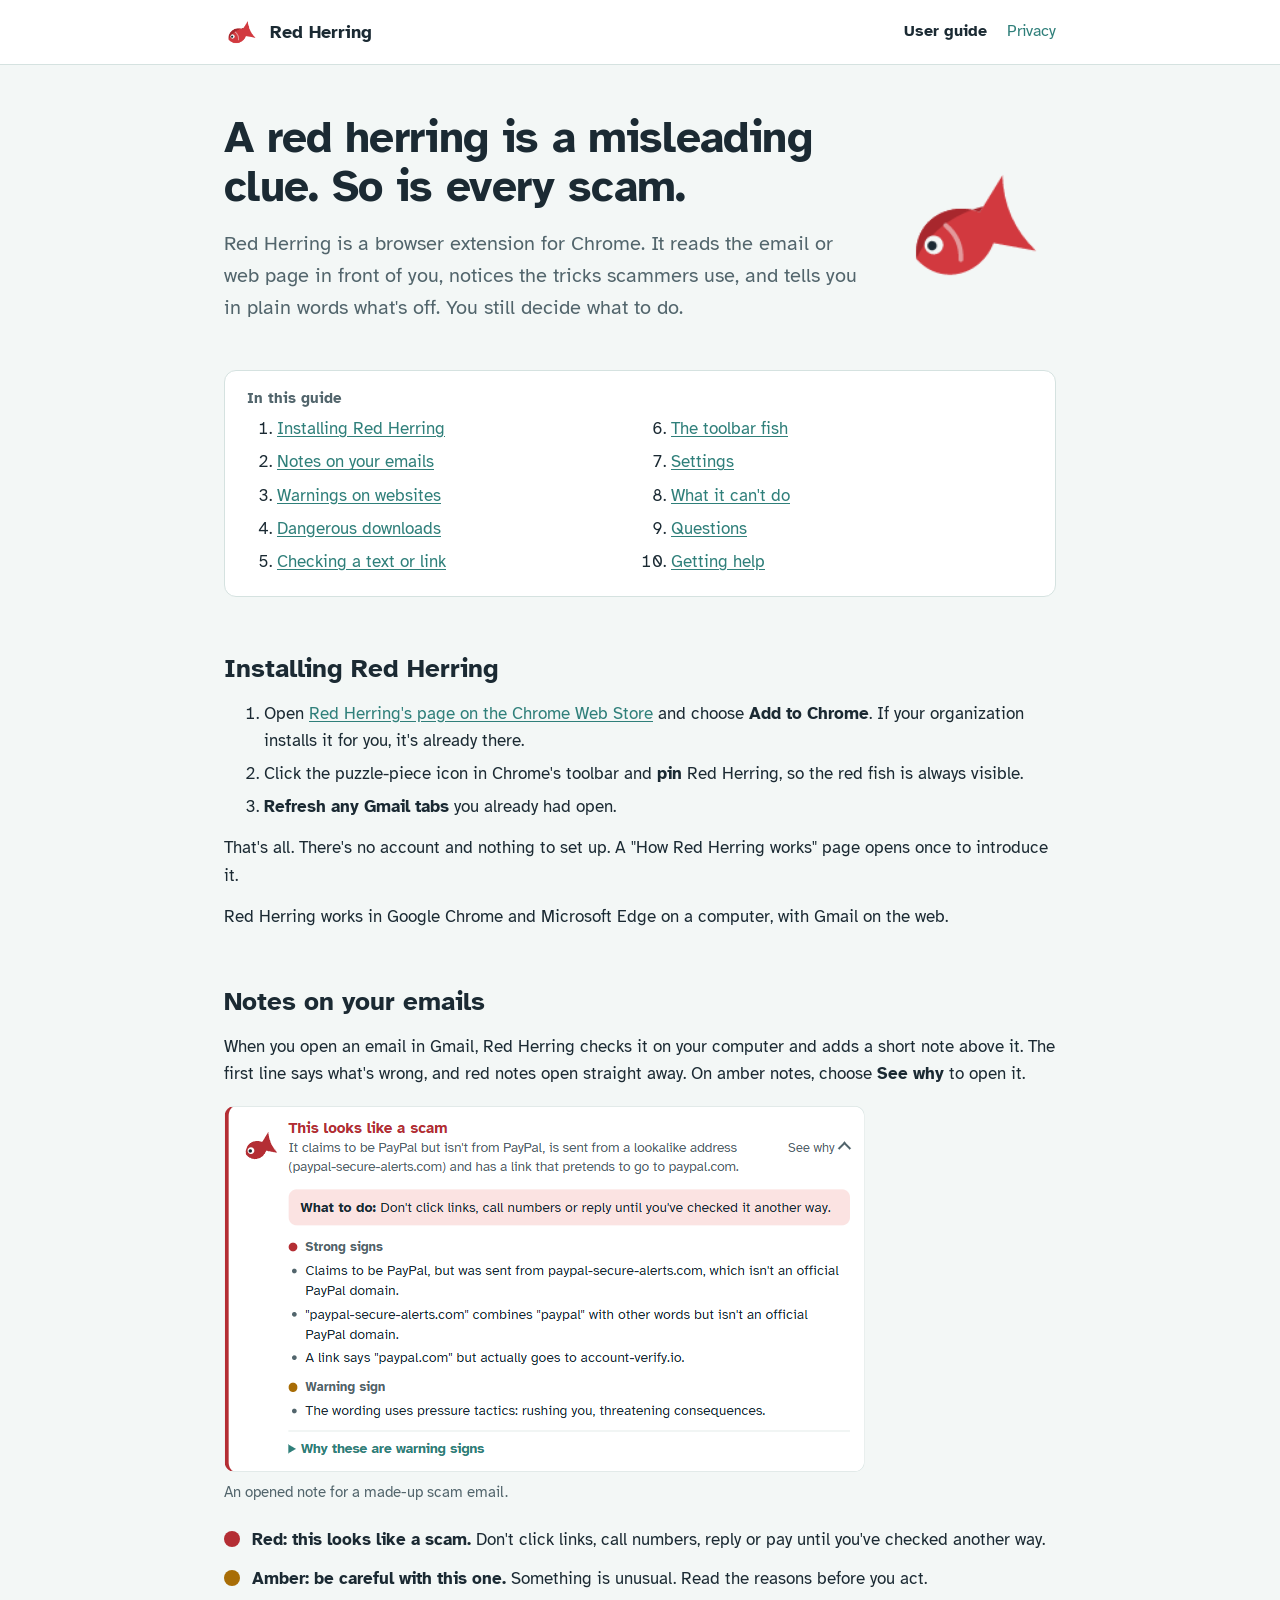
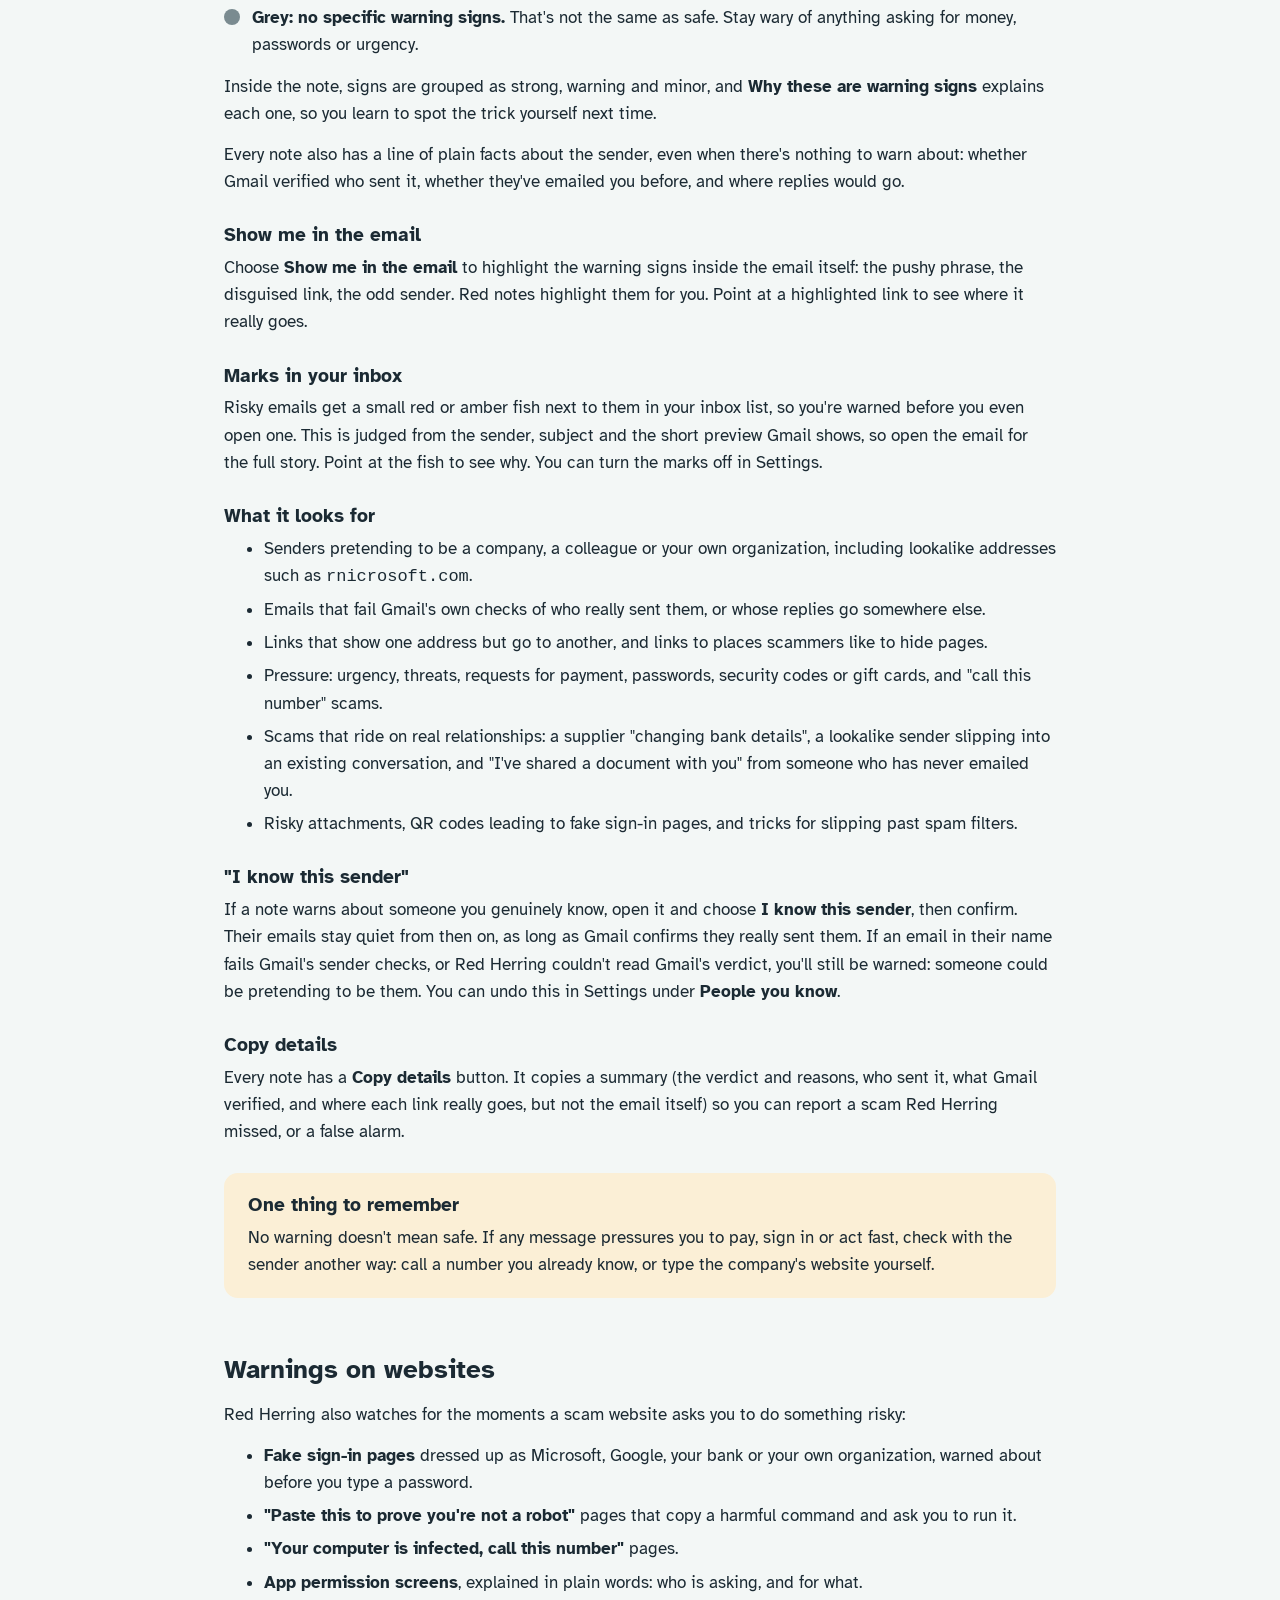
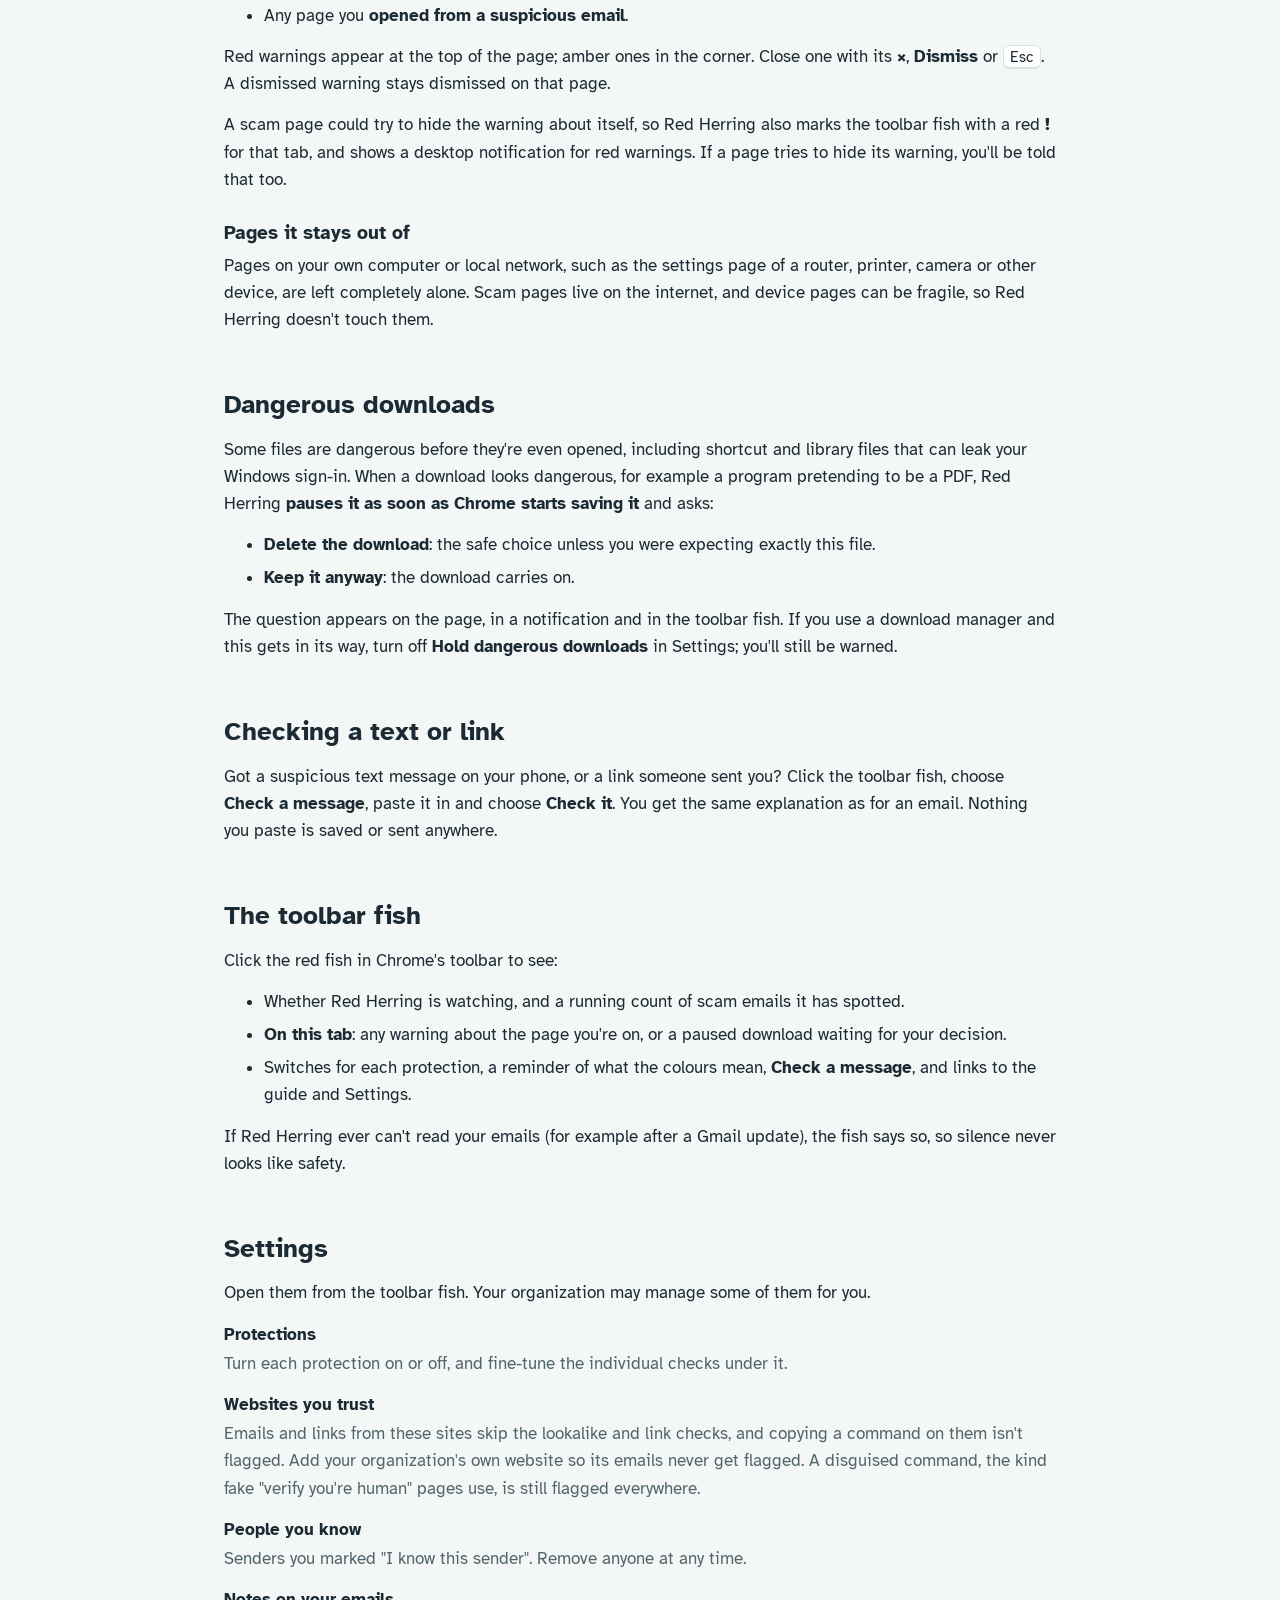
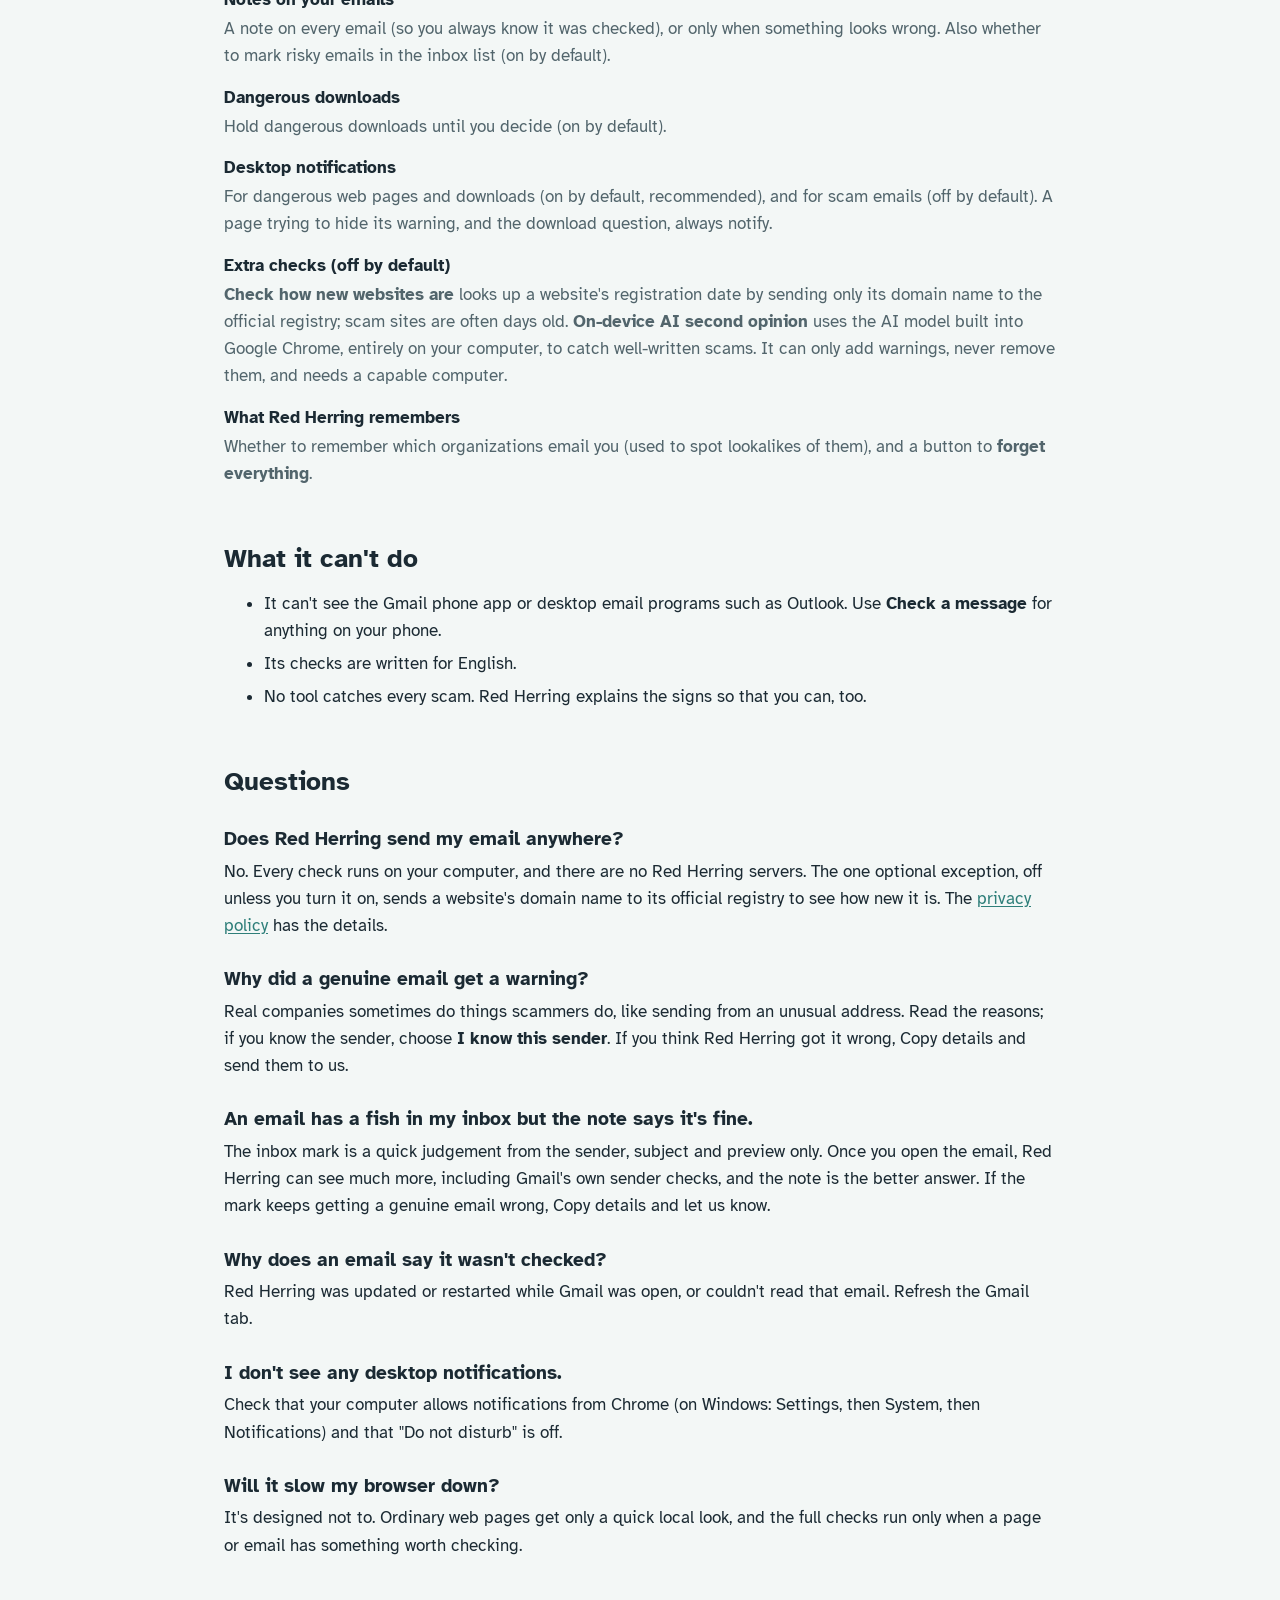
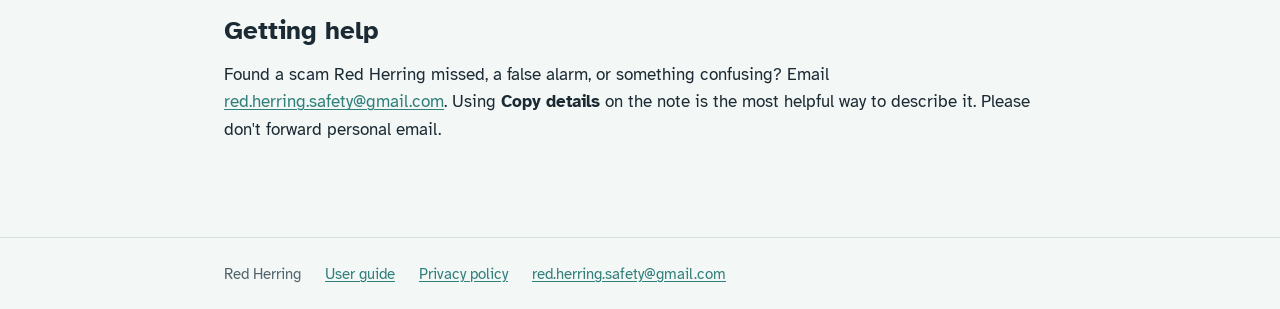
<file: index.html>
<!doctype html>
<html lang="en">
<head>
  <meta charset="utf-8">
  <meta name="viewport" content="width=device-width, initial-scale=1">
  <title>Red Herring user guide</title>
  <meta name="description" content="Red Herring explains why an email, sign-in page or download looks like a scam, in plain words. Everything runs on your computer.">
  <link rel="icon" href="assets/favicon.png">
  <link rel="stylesheet" href="assets/site.css">
</head>
<body>
  <header class="site-header">
    <div class="inner">
      <a class="brand" href="./"><img src="assets/fish.png" alt="">Red Herring</a>
      <nav aria-label="Site">
        <a href="./" aria-current="page">User guide</a>
        <a href="privacy.html">Privacy</a>
      </nav>
    </div>
  </header>

  <main>
    <div class="hero">
      <div>
        <h1>A red herring is a misleading clue. So is every scam.</h1>
        <p class="lede">Red Herring is a browser extension for Chrome. It reads the email or web page in front of you, notices the tricks scammers use, and tells you in plain words what's off. You still decide what to do.</p>
      </div>
      <img src="assets/fish.png" alt="The Red Herring fish">
    </div>

    <nav class="contents" aria-labelledby="contents-heading">
      <h2 id="contents-heading">In this guide</h2>
      <ol>
        <li><a href="#install">Installing Red Herring</a></li>
        <li><a href="#email">Notes on your emails</a></li>
        <li><a href="#web">Warnings on websites</a></li>
        <li><a href="#downloads">Dangerous downloads</a></li>
        <li><a href="#check">Checking a text or link</a></li>
        <li><a href="#popup">The toolbar fish</a></li>
        <li><a href="#settings">Settings</a></li>
        <li><a href="#limits">What it can't do</a></li>
        <li><a href="#faq">Questions</a></li>
        <li><a href="#help">Getting help</a></li>
      </ol>
    </nav>

    <h2 id="install">Installing Red Herring</h2>
    <ol>
      <li>Open <a href="https://chromewebstore.google.com/detail/red-herring/didoebahhckkopghepgphhikphgeneka">Red Herring's page on the Chrome Web Store</a> and choose <strong>Add to Chrome</strong>. If your organization installs it for you, it's already there.</li>
      <li>Click the puzzle-piece icon in Chrome's toolbar and <strong>pin</strong> Red Herring, so the red fish is always visible.</li>
      <li><strong>Refresh any Gmail tabs</strong> you already had open.</li>
    </ol>
    <p>That's all. There's no account and nothing to set up. A "How Red Herring works" page opens once to introduce it.</p>
    <p>Red Herring works in Google Chrome and Microsoft Edge on a computer, with Gmail on the web.</p>

    <h2 id="email">Notes on your emails</h2>
    <p>When you open an email in Gmail, Red Herring checks it on your computer and adds a short note above it. The first line says what's wrong, and red notes open straight away. On amber notes, choose <strong>See why</strong> to open it.</p>
    <figure>
      <img src="assets/example-note.png" width="641" height="367" alt="An opened Red Herring note headed 'This looks like a scam', listing strong signs: a sender pretending to be PayPal from a lookalike address, and a link that pretends to go to paypal.com.">
      <figcaption>An opened note for a made-up scam email.</figcaption>
    </figure>
    <ul class="key">
      <li><span class="swatch danger"></span><span><strong>Red: this looks like a scam.</strong> Don't click links, call numbers, reply or pay until you've checked another way.</span></li>
      <li><span class="swatch caution"></span><span><strong>Amber: be careful with this one.</strong> Something is unusual. Read the reasons before you act.</span></li>
      <li><span class="swatch ok"></span><span><strong>Grey: no specific warning signs.</strong> That's not the same as safe. Stay wary of anything asking for money, passwords or urgency.</span></li>
    </ul>
    <p>Inside the note, signs are grouped as strong, warning and minor, and <strong>Why these are warning signs</strong> explains each one, so you learn to spot the trick yourself next time.</p>
    <p>Every note also has a line of plain facts about the sender, even when there's nothing to warn about: whether Gmail verified who sent it, whether they've emailed you before, and where replies would go.</p>

    <h3>Show me in the email</h3>
    <p>Choose <strong>Show me in the email</strong> to highlight the warning signs inside the email itself: the pushy phrase, the disguised link, the odd sender. Red notes highlight them for you. Point at a highlighted link to see where it really goes.</p>

    <h3>Marks in your inbox</h3>
    <p>Risky emails get a small red or amber fish next to them in your inbox list, so you're warned before you even open one. This is judged from the sender, subject and the short preview Gmail shows, so open the email for the full story. Point at the fish to see why. You can turn the marks off in Settings.</p>

    <h3>What it looks for</h3>
    <ul>
      <li>Senders pretending to be a company, a colleague or your own organization, including lookalike addresses such as <code>rnicrosoft.com</code>.</li>
      <li>Emails that fail Gmail's own checks of who really sent them, or whose replies go somewhere else.</li>
      <li>Links that show one address but go to another, and links to places scammers like to hide pages.</li>
      <li>Pressure: urgency, threats, requests for payment, passwords, security codes or gift cards, and "call this number" scams.</li>
      <li>Scams that ride on real relationships: a supplier "changing bank details", a lookalike sender slipping into an existing conversation, and "I've shared a document with you" from someone who has never emailed you.</li>
      <li>Risky attachments, QR codes leading to fake sign-in pages, and tricks for slipping past spam filters.</li>
    </ul>

    <h3>"I know this sender"</h3>
    <p>If a note warns about someone you genuinely know, open it and choose <strong>I know this sender</strong>, then confirm. Their emails stay quiet from then on, as long as Gmail confirms they really sent them. If an email in their name fails Gmail's sender checks, or Red Herring couldn't read Gmail's verdict, you'll still be warned: someone could be pretending to be them. You can undo this in Settings under <strong>People you know</strong>.</p>

    <h3>Copy details</h3>
    <p>Every note has a <strong>Copy details</strong> button. It copies a summary (the verdict and reasons, who sent it, what Gmail verified, and where each link really goes, but not the email itself) so you can report a scam Red Herring missed, or a false alarm.</p>

    <div class="callout">
      <h3>One thing to remember</h3>
      <p>No warning doesn't mean safe. If any message pressures you to pay, sign in or act fast, check with the sender another way: call a number you already know, or type the company's website yourself.</p>
    </div>

    <h2 id="web">Warnings on websites</h2>
    <p>Red Herring also watches for the moments a scam website asks you to do something risky:</p>
    <ul>
      <li><strong>Fake sign-in pages</strong> dressed up as Microsoft, Google, your bank or your own organization, warned about before you type a password.</li>
      <li><strong>"Paste this to prove you're not a robot"</strong> pages that copy a harmful command and ask you to run it.</li>
      <li><strong>"Your computer is infected, call this number"</strong> pages.</li>
      <li><strong>App permission screens</strong>, explained in plain words: who is asking, and for what.</li>
      <li>Any page you <strong>opened from a suspicious email</strong>.</li>
    </ul>
    <p>Red warnings appear at the top of the page; amber ones in the corner. Close one with its <strong>×</strong>, <strong>Dismiss</strong> or <kbd>Esc</kbd>. A dismissed warning stays dismissed on that page.</p>
    <p>A scam page could try to hide the warning about itself, so Red Herring also marks the toolbar fish with a red <strong>!</strong> for that tab, and shows a desktop notification for red warnings. If a page tries to hide its warning, you'll be told that too.</p>
    <h3>Pages it stays out of</h3>
    <p>Pages on your own computer or local network, such as the settings page of a router, printer, camera or other device, are left completely alone. Scam pages live on the internet, and device pages can be fragile, so Red Herring doesn't touch them.</p>

    <h2 id="downloads">Dangerous downloads</h2>
    <p>Some files are dangerous before they're even opened, including shortcut and library files that can leak your Windows sign-in. When a download looks dangerous, for example a program pretending to be a PDF, Red Herring <strong>pauses it as soon as Chrome starts saving it</strong> and asks:</p>
    <ul>
      <li><strong>Delete the download</strong>: the safe choice unless you were expecting exactly this file.</li>
      <li><strong>Keep it anyway</strong>: the download carries on.</li>
    </ul>
    <p>The question appears on the page, in a notification and in the toolbar fish. If you use a download manager and this gets in its way, turn off <strong>Hold dangerous downloads</strong> in Settings; you'll still be warned.</p>

    <h2 id="check">Checking a text or link</h2>
    <p>Got a suspicious text message on your phone, or a link someone sent you? Click the toolbar fish, choose <strong>Check a message</strong>, paste it in and choose <strong>Check it</strong>. You get the same explanation as for an email. Nothing you paste is saved or sent anywhere.</p>

    <h2 id="popup">The toolbar fish</h2>
    <p>Click the red fish in Chrome's toolbar to see:</p>
    <ul>
      <li>Whether Red Herring is watching, and a running count of scam emails it has spotted.</li>
      <li><strong>On this tab</strong>: any warning about the page you're on, or a paused download waiting for your decision.</li>
      <li>Switches for each protection, a reminder of what the colours mean, <strong>Check a message</strong>, and links to the guide and Settings.</li>
    </ul>
    <p>If Red Herring ever can't read your emails (for example after a Gmail update), the fish says so, so silence never looks like safety.</p>

    <h2 id="settings">Settings</h2>
    <p>Open them from the toolbar fish. Your organization may manage some of them for you.</p>
    <dl>
      <dt>Protections</dt>
      <dd>Turn each protection on or off, and fine-tune the individual checks under it.</dd>
      <dt>Websites you trust</dt>
      <dd>Emails and links from these sites skip the lookalike and link checks, and copying a command on them isn't flagged. Add your organization's own website so its emails never get flagged. A disguised command, the kind fake "verify you're human" pages use, is still flagged everywhere.</dd>
      <dt>People you know</dt>
      <dd>Senders you marked "I know this sender". Remove anyone at any time.</dd>
      <dt>Notes on your emails</dt>
      <dd>A note on every email (so you always know it was checked), or only when something looks wrong. Also whether to mark risky emails in the inbox list (on by default).</dd>
      <dt>Dangerous downloads</dt>
      <dd>Hold dangerous downloads until you decide (on by default).</dd>
      <dt>Desktop notifications</dt>
      <dd>For dangerous web pages and downloads (on by default, recommended), and for scam emails (off by default). A page trying to hide its warning, and the download question, always notify.</dd>
      <dt>Extra checks (off by default)</dt>
      <dd><strong>Check how new websites are</strong> looks up a website's registration date by sending only its domain name to the official registry; scam sites are often days old. <strong>On-device AI second opinion</strong> uses the AI model built into Google Chrome, entirely on your computer, to catch well-written scams. It can only add warnings, never remove them, and needs a capable computer.</dd>
      <dt>What Red Herring remembers</dt>
      <dd>Whether to remember which organizations email you (used to spot lookalikes of them), and a button to <strong>forget everything</strong>.</dd>
    </dl>

    <h2 id="limits">What it can't do</h2>
    <ul>
      <li>It can't see the Gmail phone app or desktop email programs such as Outlook. Use <strong>Check a message</strong> for anything on your phone.</li>
      <li>Its checks are written for English.</li>
      <li>No tool catches every scam. Red Herring explains the signs so that you can, too.</li>
    </ul>

    <h2 id="faq">Questions</h2>
    <h3>Does Red Herring send my email anywhere?</h3>
    <p>No. Every check runs on your computer, and there are no Red Herring servers. The one optional exception, off unless you turn it on, sends a website's domain name to its official registry to see how new it is. The <a href="privacy.html">privacy policy</a> has the details.</p>
    <h3>Why did a genuine email get a warning?</h3>
    <p>Real companies sometimes do things scammers do, like sending from an unusual address. Read the reasons; if you know the sender, choose <strong>I know this sender</strong>. If you think Red Herring got it wrong, Copy details and send them to us.</p>
    <h3>An email has a fish in my inbox but the note says it's fine.</h3>
    <p>The inbox mark is a quick judgement from the sender, subject and preview only. Once you open the email, Red Herring can see much more, including Gmail's own sender checks, and the note is the better answer. If the mark keeps getting a genuine email wrong, Copy details and let us know.</p>
    <h3>Why does an email say it wasn't checked?</h3>
    <p>Red Herring was updated or restarted while Gmail was open, or couldn't read that email. Refresh the Gmail tab.</p>
    <h3>I don't see any desktop notifications.</h3>
    <p>Check that your computer allows notifications from Chrome (on Windows: Settings, then System, then Notifications) and that "Do not disturb" is off.</p>
    <h3>Will it slow my browser down?</h3>
    <p>It's designed not to. Ordinary web pages get only a quick local look, and the full checks run only when a page or email has something worth checking.</p>

    <h2 id="help">Getting help</h2>
    <p>Found a scam Red Herring missed, a false alarm, or something confusing? Email <a href="mailto:red.herring.safety@gmail.com">red.herring.safety@gmail.com</a>. Using <strong>Copy details</strong> on the note is the most helpful way to describe it. Please don't forward personal email.</p>
  </main>

  <footer class="site-footer">
    <div class="inner">
      <span>Red Herring</span>
      <a href="./">User guide</a>
      <a href="privacy.html">Privacy policy</a>
      <a href="mailto:red.herring.safety@gmail.com">red.herring.safety@gmail.com</a>
    </div>
  </footer>
</body>
</html>
</file>
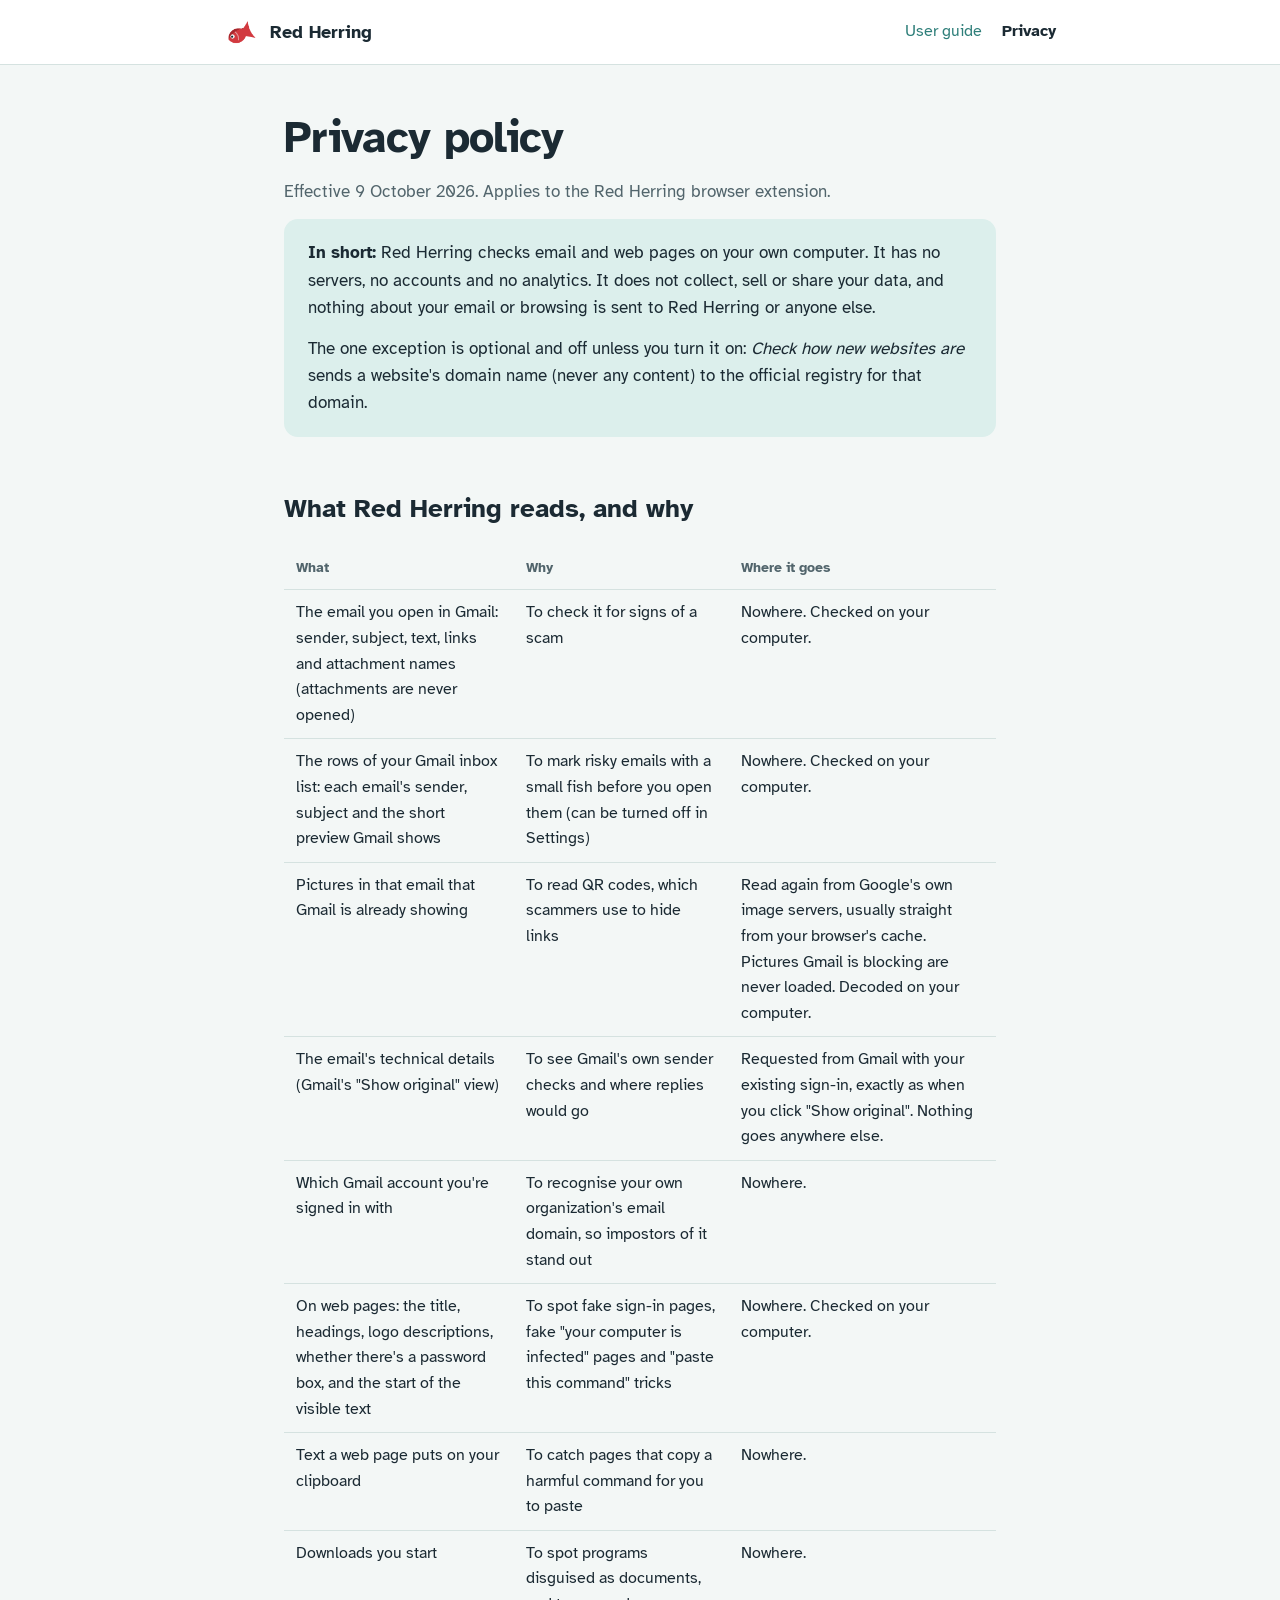
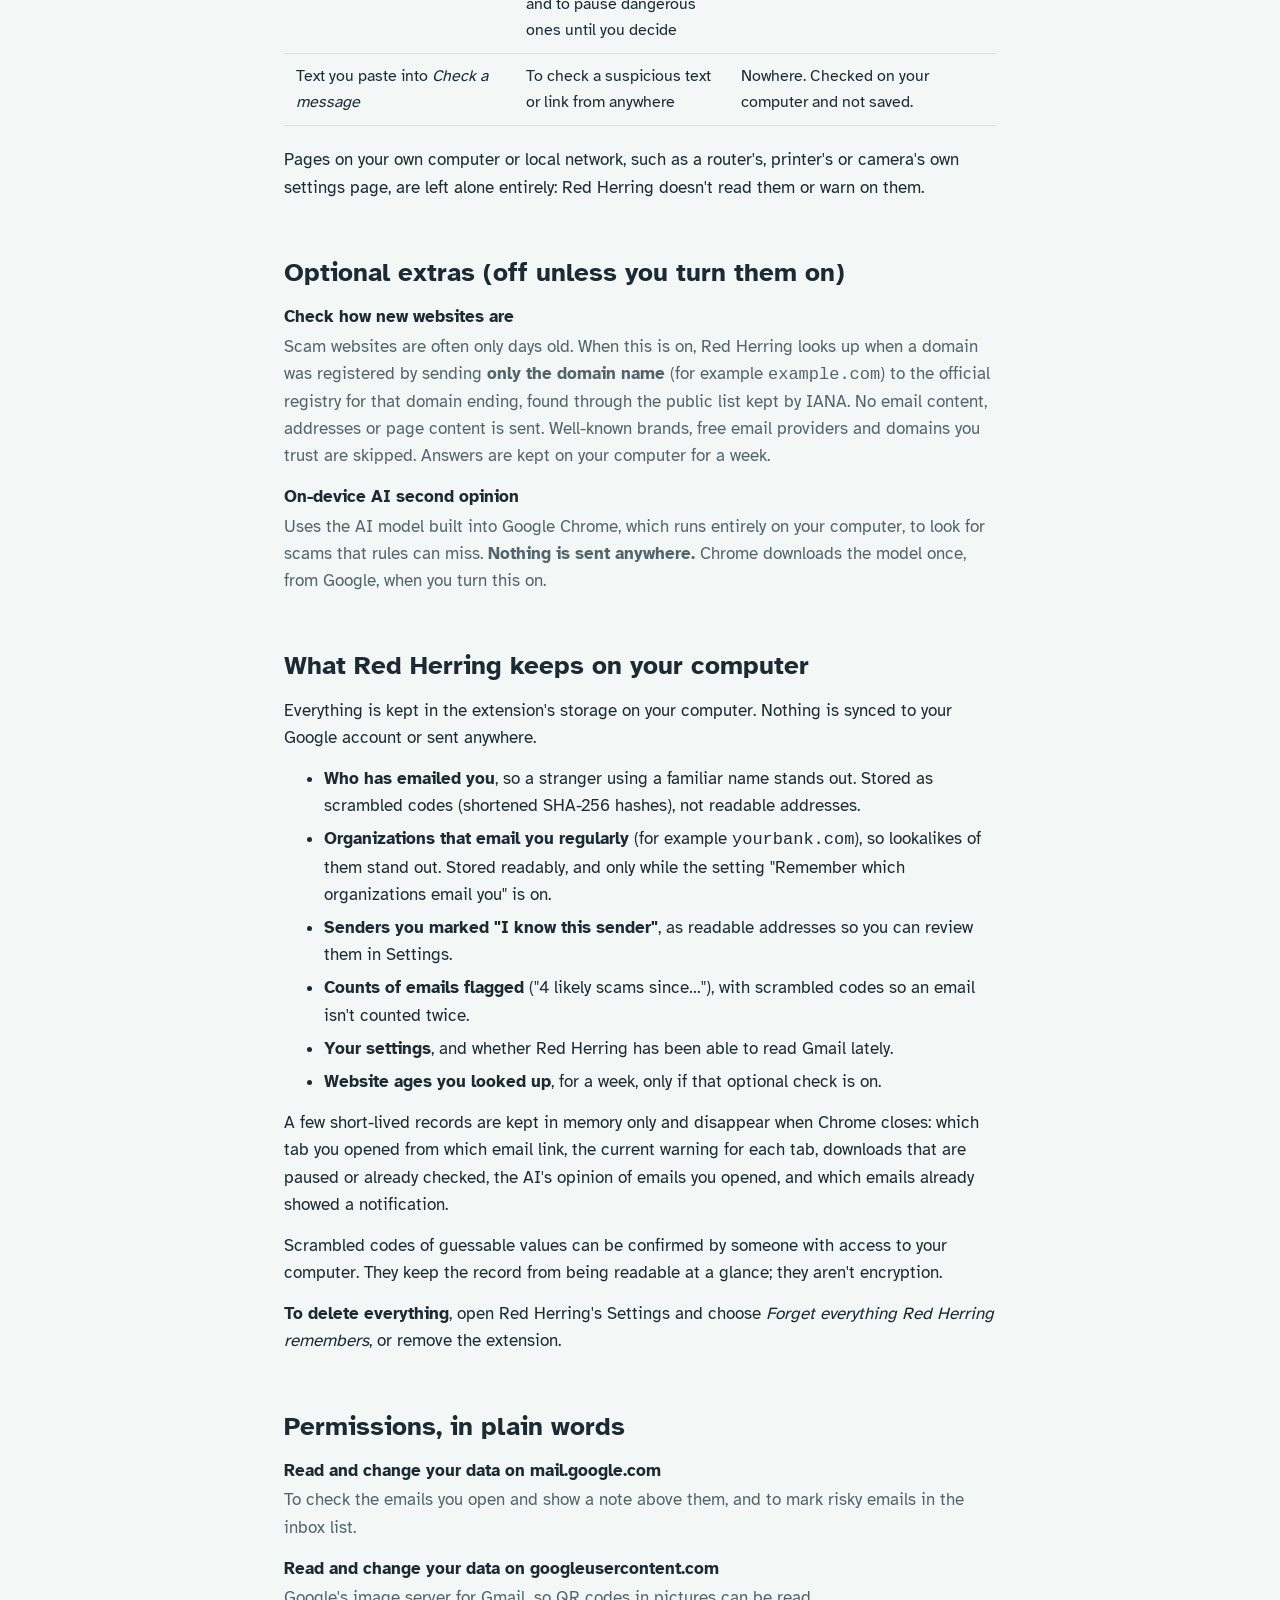
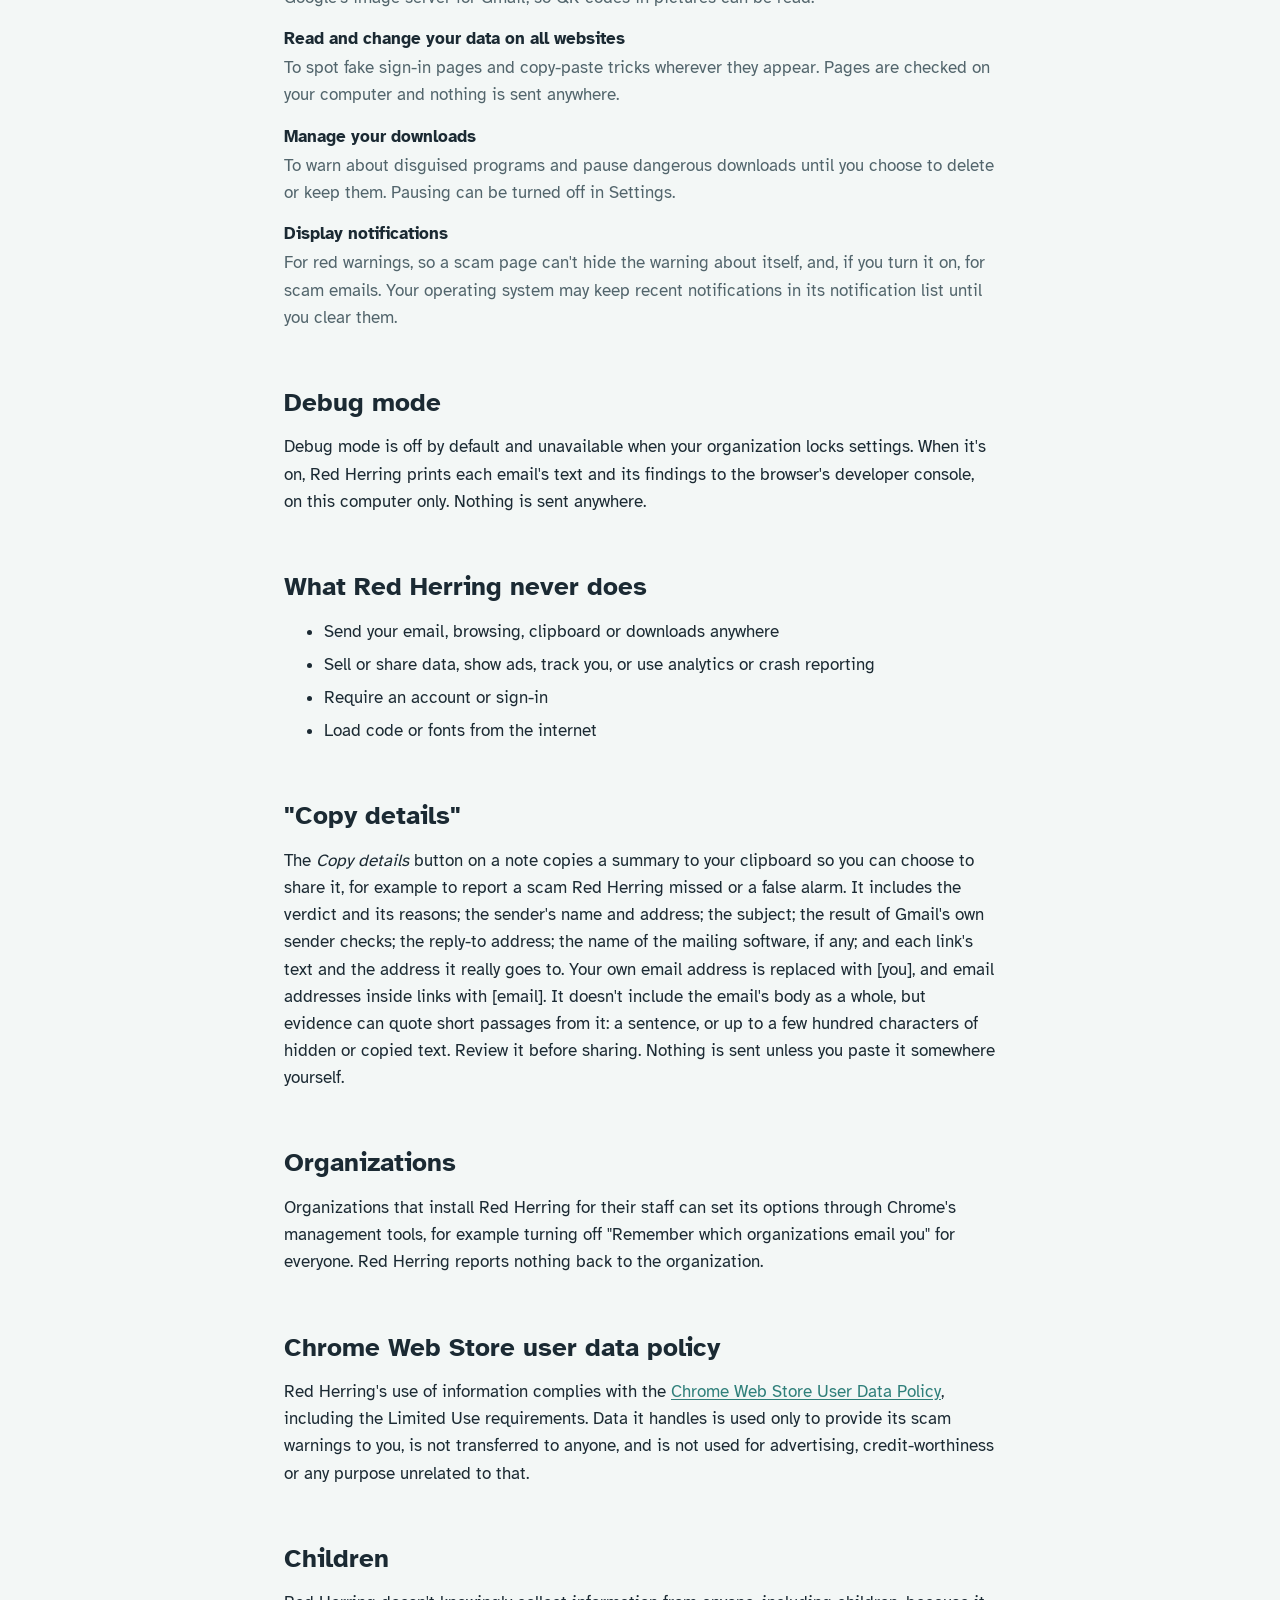
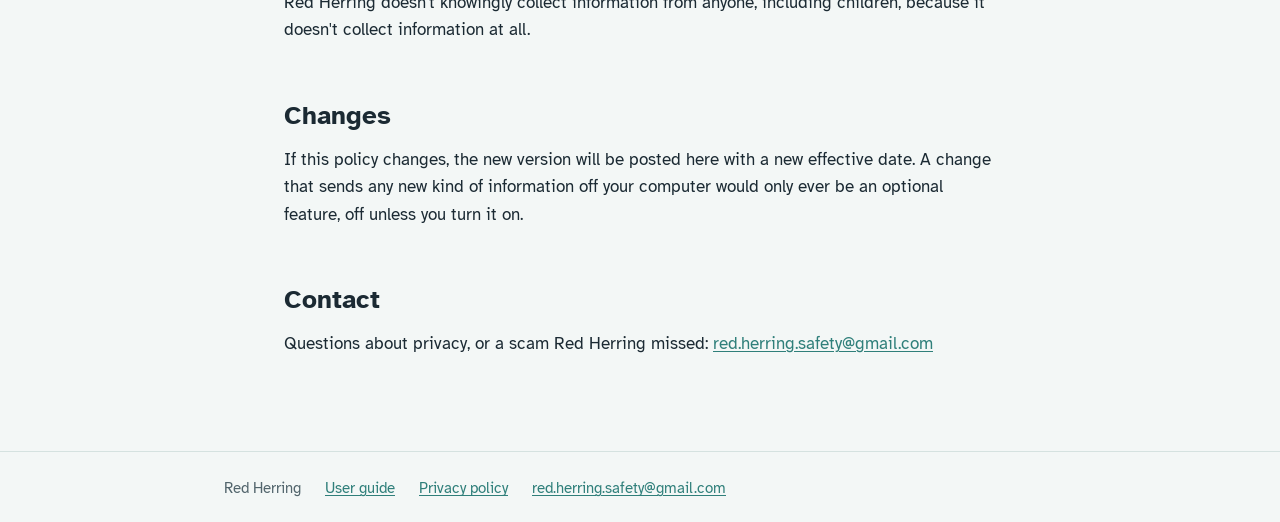
<file: privacy.html>
<!doctype html>
<html lang="en">
<head>
  <meta charset="utf-8">
  <meta name="viewport" content="width=device-width, initial-scale=1">
  <title>Red Herring privacy policy</title>
  <meta name="description" content="Red Herring checks email and web pages on your computer. It has no servers, no accounts and no telemetry.">
  <link rel="icon" href="assets/favicon.png">
  <link rel="stylesheet" href="assets/site.css">
</head>
<body>
  <header class="site-header">
    <div class="inner">
      <a class="brand" href="./"><img src="assets/fish.png" alt="">Red Herring</a>
      <nav aria-label="Site">
        <a href="./">User guide</a>
        <a href="privacy.html" aria-current="page">Privacy</a>
      </nav>
    </div>
  </header>

  <main class="prose">
    <h1>Privacy policy</h1>
    <p class="muted">Effective 9 October 2026. Applies to the Red Herring browser extension.</p>

    <div class="summary">
      <p><strong>In short:</strong> Red Herring checks email and web pages on your own computer. It has no servers, no accounts and no analytics. It does not collect, sell or share your data, and nothing about your email or browsing is sent to Red Herring or anyone else.</p>
      <p>The one exception is optional and off unless you turn it on: <em>Check how new websites are</em> sends a website's domain name (never any content) to the official registry for that domain.</p>
    </div>

    <h2>What Red Herring reads, and why</h2>
    <div class="table-wrap">
      <table>
        <thead><tr><th scope="col">What</th><th scope="col">Why</th><th scope="col">Where it goes</th></tr></thead>
        <tbody>
          <tr><td>The email you open in Gmail: sender, subject, text, links and attachment names (attachments are never opened)</td><td>To check it for signs of a scam</td><td>Nowhere. Checked on your computer.</td></tr>
          <tr><td>The rows of your Gmail inbox list: each email's sender, subject and the short preview Gmail shows</td><td>To mark risky emails with a small fish before you open them (can be turned off in Settings)</td><td>Nowhere. Checked on your computer.</td></tr>
          <tr><td>Pictures in that email that Gmail is already showing</td><td>To read QR codes, which scammers use to hide links</td><td>Read again from Google's own image servers, usually straight from your browser's cache. Pictures Gmail is blocking are never loaded. Decoded on your computer.</td></tr>
          <tr><td>The email's technical details (Gmail's "Show original" view)</td><td>To see Gmail's own sender checks and where replies would go</td><td>Requested from Gmail with your existing sign-in, exactly as when you click "Show original". Nothing goes anywhere else.</td></tr>
          <tr><td>Which Gmail account you're signed in with</td><td>To recognise your own organization's email domain, so impostors of it stand out</td><td>Nowhere.</td></tr>
          <tr><td>On web pages: the title, headings, logo descriptions, whether there's a password box, and the start of the visible text</td><td>To spot fake sign-in pages, fake "your computer is infected" pages and "paste this command" tricks</td><td>Nowhere. Checked on your computer.</td></tr>
          <tr><td>Text a web page puts on your clipboard</td><td>To catch pages that copy a harmful command for you to paste</td><td>Nowhere.</td></tr>
          <tr><td>Downloads you start</td><td>To spot programs disguised as documents, and to pause dangerous ones until you decide</td><td>Nowhere.</td></tr>
          <tr><td>Text you paste into <em>Check a message</em></td><td>To check a suspicious text or link from anywhere</td><td>Nowhere. Checked on your computer and not saved.</td></tr>
        </tbody>
      </table>
    </div>
    <p>Pages on your own computer or local network, such as a router's, printer's or camera's own settings page, are left alone entirely: Red Herring doesn't read them or warn on them.</p>

    <h2>Optional extras (off unless you turn them on)</h2>
    <dl>
      <dt>Check how new websites are</dt>
      <dd>Scam websites are often only days old. When this is on, Red Herring looks up when a domain was registered by sending <strong>only the domain name</strong> (for example <code>example.com</code>) to the official registry for that domain ending, found through the public list kept by IANA. No email content, addresses or page content is sent. Well-known brands, free email providers and domains you trust are skipped. Answers are kept on your computer for a week.</dd>
      <dt>On-device AI second opinion</dt>
      <dd>Uses the AI model built into Google Chrome, which runs entirely on your computer, to look for scams that rules can miss. <strong>Nothing is sent anywhere.</strong> Chrome downloads the model once, from Google, when you turn this on.</dd>
    </dl>

    <h2>What Red Herring keeps on your computer</h2>
    <p>Everything is kept in the extension's storage on your computer. Nothing is synced to your Google account or sent anywhere.</p>
    <ul>
      <li><strong>Who has emailed you</strong>, so a stranger using a familiar name stands out. Stored as scrambled codes (shortened SHA-256 hashes), not readable addresses.</li>
      <li><strong>Organizations that email you regularly</strong> (for example <code>yourbank.com</code>), so lookalikes of them stand out. Stored readably, and only while the setting "Remember which organizations email you" is on.</li>
      <li><strong>Senders you marked "I know this sender"</strong>, as readable addresses so you can review them in Settings.</li>
      <li><strong>Counts of emails flagged</strong> ("4 likely scams since…"), with scrambled codes so an email isn't counted twice.</li>
      <li><strong>Your settings</strong>, and whether Red Herring has been able to read Gmail lately.</li>
      <li><strong>Website ages you looked up</strong>, for a week, only if that optional check is on.</li>
    </ul>
    <p>A few short-lived records are kept in memory only and disappear when Chrome closes: which tab you opened from which email link, the current warning for each tab, downloads that are paused or already checked, the AI's opinion of emails you opened, and which emails already showed a notification.</p>
    <p>Scrambled codes of guessable values can be confirmed by someone with access to your computer. They keep the record from being readable at a glance; they aren't encryption.</p>
    <p><strong>To delete everything</strong>, open Red Herring's Settings and choose <em>Forget everything Red Herring remembers</em>, or remove the extension.</p>

    <h2>Permissions, in plain words</h2>
    <dl>
      <dt>Read and change your data on mail.google.com</dt>
      <dd>To check the emails you open and show a note above them, and to mark risky emails in the inbox list.</dd>
      <dt>Read and change your data on googleusercontent.com</dt>
      <dd>Google's image server for Gmail, so QR codes in pictures can be read.</dd>
      <dt>Read and change your data on all websites</dt>
      <dd>To spot fake sign-in pages and copy-paste tricks wherever they appear. Pages are checked on your computer and nothing is sent anywhere.</dd>
      <dt>Manage your downloads</dt>
      <dd>To warn about disguised programs and pause dangerous downloads until you choose to delete or keep them. Pausing can be turned off in Settings.</dd>
      <dt>Display notifications</dt>
      <dd>For red warnings, so a scam page can't hide the warning about itself, and, if you turn it on, for scam emails. Your operating system may keep recent notifications in its notification list until you clear them.</dd>
    </dl>

    <h2>Debug mode</h2>
    <p>Debug mode is off by default and unavailable when your organization locks settings. When it's on, Red Herring prints each email's text and its findings to the browser's developer console, on this computer only. Nothing is sent anywhere.</p>

    <h2>What Red Herring never does</h2>
    <ul>
      <li>Send your email, browsing, clipboard or downloads anywhere</li>
      <li>Sell or share data, show ads, track you, or use analytics or crash reporting</li>
      <li>Require an account or sign-in</li>
      <li>Load code or fonts from the internet</li>
    </ul>

    <h2>"Copy details"</h2>
    <p>The <em>Copy details</em> button on a note copies a summary to your clipboard so you can choose to share it, for example to report a scam Red Herring missed or a false alarm. It includes the verdict and its reasons; the sender's name and address; the subject; the result of Gmail's own sender checks; the reply-to address; the name of the mailing software, if any; and each link's text and the address it really goes to. Your own email address is replaced with [you], and email addresses inside links with [email]. It doesn't include the email's body as a whole, but evidence can quote short passages from it: a sentence, or up to a few hundred characters of hidden or copied text. Review it before sharing. Nothing is sent unless you paste it somewhere yourself.</p>

    <h2>Organizations</h2>
    <p>Organizations that install Red Herring for their staff can set its options through Chrome's management tools, for example turning off "Remember which organizations email you" for everyone. Red Herring reports nothing back to the organization.</p>

    <h2>Chrome Web Store user data policy</h2>
    <p>Red Herring's use of information complies with the <a href="https://developer.chrome.com/docs/webstore/program-policies/user-data-faq">Chrome Web Store User Data Policy</a>, including the Limited Use requirements. Data it handles is used only to provide its scam warnings to you, is not transferred to anyone, and is not used for advertising, credit-worthiness or any purpose unrelated to that.</p>

    <h2>Children</h2>
    <p>Red Herring doesn't knowingly collect information from anyone, including children, because it doesn't collect information at all.</p>

    <h2>Changes</h2>
    <p>If this policy changes, the new version will be posted here with a new effective date. A change that sends any new kind of information off your computer would only ever be an optional feature, off unless you turn it on.</p>

    <h2>Contact</h2>
    <p>Questions about privacy, or a scam Red Herring missed: <a href="mailto:red.herring.safety@gmail.com">red.herring.safety@gmail.com</a></p>
  </main>

  <footer class="site-footer">
    <div class="inner">
      <span>Red Herring</span>
      <a href="./">User guide</a>
      <a href="privacy.html">Privacy policy</a>
      <a href="mailto:red.herring.safety@gmail.com">red.herring.safety@gmail.com</a>
    </div>
  </footer>
</body>
</html>
</file>
<file: assets/site.css>
/* Red Herring - public pages. Same look as the extension: calm sea tones,
   herring red kept for the fish and real danger. */

@font-face {
  font-family: 'Atkinson Hyperlegible';
  src: url('fonts/atkinson-hyperlegible-latin-400-normal.woff2') format('woff2');
  font-weight: 400;
  font-display: swap;
}
@font-face {
  font-family: 'Atkinson Hyperlegible';
  src: url('fonts/atkinson-hyperlegible-latin-700-normal.woff2') format('woff2');
  font-weight: 700;
  font-display: swap;
}

:root {
  --paper: #f3f7f6;
  --surface: #ffffff;
  --ink: #1b2a33;
  --muted: #52656c;
  --line: #d5e2e0;
  --tide: #2f7f7a;
  --tide-soft: #dcefec;
  --amber: #a86d06;
  --amber-soft: #fbefd6;
  --red: #b42e34;
  --red-soft: #fbe3e2;
  --neutral: #7a8b90;
  color-scheme: light dark;
}
@media (prefers-color-scheme: dark) {
  :root:not([data-theme='light']) {
    --paper: #12232b;
    --surface: #182d36;
    --ink: #e4eeec;
    --muted: #9db2b5;
    --line: #2a434c;
    --tide: #5db8af;
    --tide-soft: #1d3d3f;
    --amber: #e0a63a;
    --amber-soft: #3a3120;
    --red: #f0676b;
    --red-soft: #402528;
    --neutral: #8fa2a6;
  }
}

* { box-sizing: border-box; }
html { -webkit-text-size-adjust: 100%; }
body {
  margin: 0;
  background: var(--paper);
  color: var(--ink);
  font: 17px/1.6 'Atkinson Hyperlegible', system-ui, sans-serif;
}
a { color: var(--tide); text-underline-offset: 2px; }
:focus-visible { outline: 2px solid var(--tide); outline-offset: 2px; border-radius: 4px; }
.muted { color: var(--muted); }

/* Site header: the fish and name, two links. */
.site-header { border-bottom: 1px solid var(--line); background: var(--surface); }
.site-header .inner { max-width: 880px; margin: 0 auto; padding: 14px 24px; display: flex; align-items: center; gap: 12px; }
.site-header .brand { display: flex; align-items: center; gap: 10px; font-weight: 700; color: var(--ink); text-decoration: none; font-size: 18px; }
.site-header .brand img { width: 36px; height: 36px; }
.site-header nav { margin-left: auto; display: flex; gap: 20px; font-size: 16px; }
.site-header nav a { text-decoration: none; }
.site-header nav a[aria-current='page'] { color: var(--ink); font-weight: 700; }

main { max-width: 880px; margin: 0 auto; padding: 48px 24px 80px; }
main.prose { max-width: 760px; }

h1 { font-size: clamp(30px, 4.6vw, 44px); line-height: 1.12; letter-spacing: -.015em; margin: 0 0 16px; }
h2 { font-size: 26px; line-height: 1.25; margin: 56px 0 14px; }
h3 { font-size: 19px; line-height: 1.3; margin: 28px 0 6px; }
p, ul, ol { margin: 0 0 14px; }
li + li { margin-top: 6px; }
.lede { font-size: 20px; color: var(--muted); max-width: 56ch; }

/* Hero on the guide. */
.hero { display: grid; grid-template-columns: 1fr auto; gap: 32px; align-items: center; }
.hero img { width: 160px; height: 160px; }

/* Contents list for the long guide. */
.contents { margin-top: 32px; padding: 18px 22px; border: 1px solid var(--line); border-radius: 12px; background: var(--surface); }
.contents h2 { font-size: 15px; margin: 0 0 8px; color: var(--muted); }
.contents ol { margin: 0; padding-left: 30px; columns: 2; column-gap: 32px; }
.contents li { break-inside: avoid; }

/* The verdict colours, explained once. */
.key { list-style: none; padding: 0; display: grid; gap: 12px; }
.key li { display: grid; grid-template-columns: 16px 1fr; gap: 12px; align-items: start; margin: 0; }
.key .swatch { width: 16px; height: 16px; border-radius: 50%; margin-top: 5px; }
.key .danger { background: var(--red); }
.key .caution { background: var(--amber); }
.key .ok { background: var(--neutral); }

figure { margin: 18px 0 22px; }
figure img { display: block; max-width: 100%; height: auto; border-radius: 10px; }
figcaption { font-size: 15px; color: var(--muted); margin-top: 8px; }

/* Settings and permissions read as definition lists. */
dl { margin: 0 0 14px; }
dt { font-weight: 700; margin-top: 14px; }
dd { margin: 2px 0 0; color: var(--muted); }

table { width: 100%; border-collapse: collapse; margin: 8px 0 20px; font-size: 16px; }
th, td { text-align: left; vertical-align: top; padding: 10px 12px; border-bottom: 1px solid var(--line); }
th { font-size: 14px; color: var(--muted); font-weight: 700; }
.table-wrap { overflow-x: auto; }

.callout { margin: 28px 0; padding: 20px 24px; border-radius: 14px; background: var(--amber-soft); }
.callout h2, .callout h3 { margin-top: 0; }
.callout p:last-child { margin-bottom: 0; }

.summary { padding: 20px 24px; border-radius: 14px; background: var(--tide-soft); }
.summary p:last-child { margin-bottom: 0; }

kbd { font: inherit; font-size: .9em; padding: 1px 6px; border: 1px solid var(--line); border-bottom-width: 2px; border-radius: 6px; background: var(--surface); }

.site-footer { border-top: 1px solid var(--line); }
.site-footer .inner { max-width: 880px; margin: 0 auto; padding: 24px; font-size: 15px; color: var(--muted); display: flex; flex-wrap: wrap; gap: 8px 24px; }

@media (max-width: 700px) {
  body { font-size: 16px; }
  main { padding: 32px 16px 64px; }
  .site-header .inner, .site-footer .inner { padding-left: 16px; padding-right: 16px; }
  .hero { grid-template-columns: 1fr; }
  .hero img { width: 96px; height: 96px; order: -1; }
  .contents ol { columns: 1; }
  /* The privacy table stacks: what, then why and where it goes. */
  table, tbody, tr, td { display: block; }
  thead { display: none; }
  tr { padding: 12px 0; border-bottom: 1px solid var(--line); }
  td { border: 0; padding: 2px 0; }
  td:first-child { font-weight: 700; }
  td:nth-child(2)::before { content: 'Why: '; color: var(--muted); font-weight: 700; }
  td:nth-child(3)::before { content: 'Where it goes: '; color: var(--muted); font-weight: 700; }
}
</file>
